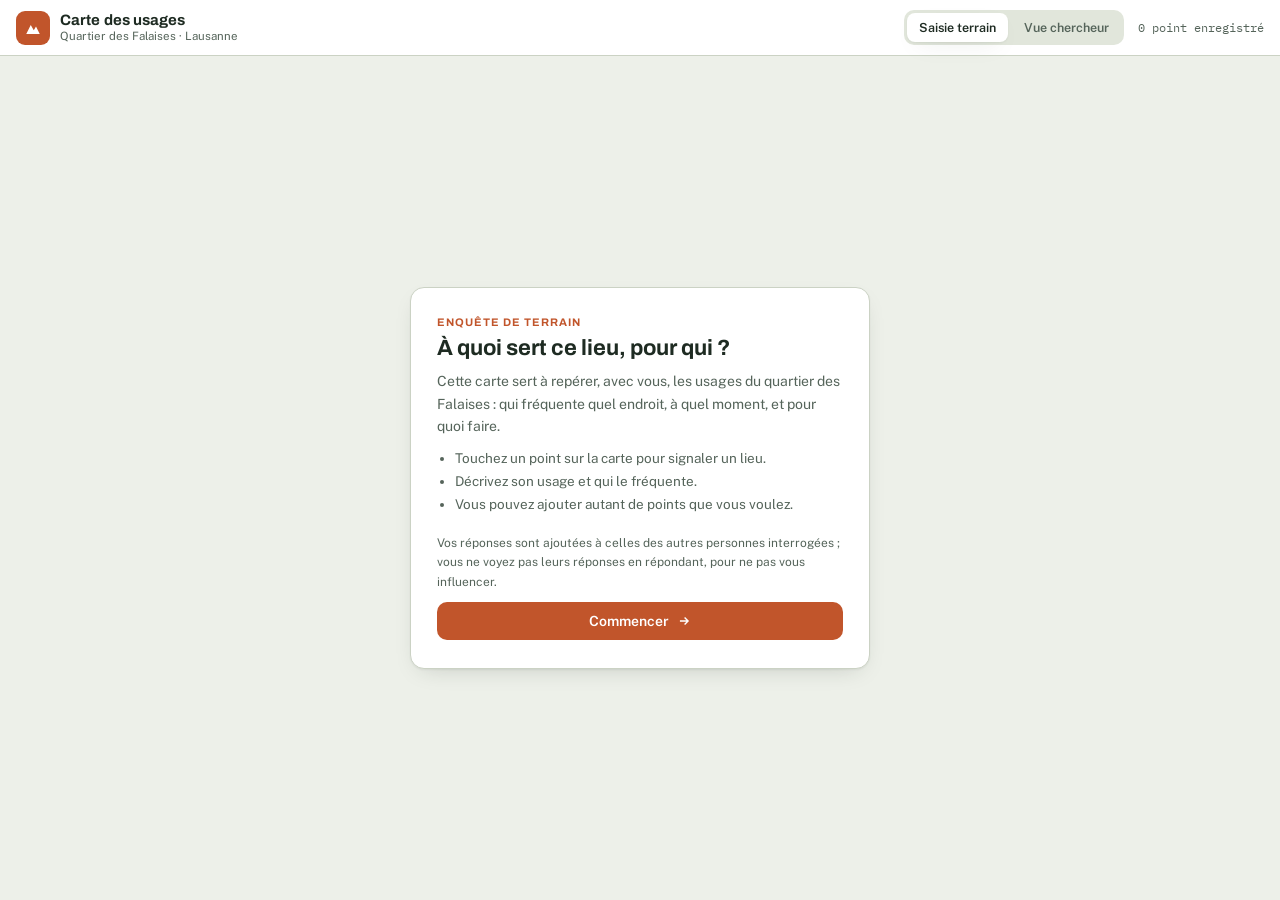
<file: carte-usages.html>
<title>Carte des usages des Falaises</title>
<meta charset="utf-8">
<meta name="viewport" content="width=device-width, initial-scale=1, viewport-fit=cover">
<link rel="preconnect" href="https://fonts.googleapis.com">
<link rel="stylesheet" href="https://fonts.googleapis.com/css2?family=Archivo:wght@500;600;700;800&family=Public+Sans:wght@400;500;600;700&family=IBM+Plex+Mono:wght@400;500&display=swap">
<style>
  :root{
    --bg:#EDF0E9; --surface:#FFFFFF; --surface-2:#E1E6DB;
    --ink-900:#1E2B22; --ink-600:#55645A; --ink-400:#8A968C;
    --line:#CBD2C4; --line-strong:#B4BDAB;
    --accent:#C1552B; --accent-strong:#9C4220; --accent-soft:#F3DCCB; --accent-ink:#FFFFFF;
    --shadow: 0 1px 2px rgba(30,43,34,.06), 0 8px 24px -12px rgba(30,43,34,.25);
    --radius: 14px;
    --u-commerce:#1D5FC7; --u-restauration:#D07C1B; --u-habitat:#8A3FBE; --u-bureaux:#0E8F82;
    --u-equipement:#B2264A; --u-espace_public:#1489AE; --u-espace_vert:#3F8F2E;
    --u-loisirs:#C13F8C; --u-friche:#9C5A2E; --u-autre:#6B6B63;
  }
  @media (prefers-color-scheme: dark){
    :root:not([data-theme="light"]){
      --bg:#121D17; --surface:#1A2620; --surface-2:#223229;
      --ink-900:#E9EEE5; --ink-600:#A7B4A0; --ink-400:#7C8B7F;
      --line:#33463A; --line-strong:#455A4B;
      --accent:#E7834C; --accent-strong:#F3A06B; --accent-soft:#3A2A1E; --accent-ink:#20140C;
      --shadow: 0 1px 2px rgba(0,0,0,.3), 0 8px 24px -12px rgba(0,0,0,.5);
    }
  }
  :root[data-theme="dark"]{
    --bg:#121D17; --surface:#1A2620; --surface-2:#223229;
    --ink-900:#E9EEE5; --ink-600:#A7B4A0; --ink-400:#7C8B7F;
    --line:#33463A; --line-strong:#455A4B;
    --accent:#E7834C; --accent-strong:#F3A06B; --accent-soft:#3A2A1E; --accent-ink:#20140C;
    --shadow: 0 1px 2px rgba(0,0,0,.3), 0 8px 24px -12px rgba(0,0,0,.5);
  }
  *{box-sizing:border-box;}
  html,body{height:100%;}
  body{
    margin:0; background:var(--bg); color:var(--ink-900);
    font-family:"Public Sans",system-ui,-apple-system,sans-serif;
    -webkit-font-smoothing:antialiased;
    display:flex; flex-direction:column;
  }
  #app{flex:1; display:flex; flex-direction:column; min-height:100vh;}
  h1,h2,h3{font-family:"Archivo",system-ui,sans-serif; text-wrap:balance; margin:0;}
  button{font-family:inherit; cursor:pointer;}
  :focus-visible{outline:2px solid var(--accent); outline-offset:2px;}
  .mono{font-family:"IBM Plex Mono",ui-monospace,monospace; font-variant-numeric:tabular-nums;}

  /* ---------- Topbar ---------- */
  .topbar{
    display:flex; align-items:center; gap:14px; padding:10px 16px;
    background:var(--surface); border-bottom:1px solid var(--line);
    position:sticky; top:0; z-index:40;
  }
  .brand{display:flex; align-items:center; gap:10px; min-width:0;}
  .brand-mark{
    width:34px; height:34px; flex:none; border-radius:9px;
    background:var(--accent); color:var(--accent-ink);
    display:flex; align-items:center; justify-content:center;
  }
  .brand-text{display:flex; flex-direction:column; line-height:1.15; min-width:0;}
  .brand-text strong{font-family:"Archivo"; font-weight:700; font-size:15px; letter-spacing:.1px;}
  .brand-text span{font-size:11.5px; color:var(--ink-600); white-space:nowrap; overflow:hidden; text-overflow:ellipsis;}
  .mode-switch{display:flex; gap:4px; background:var(--surface-2); padding:3px; border-radius:10px; margin-left:auto;}
  .mode-btn{
    border:none; background:transparent; color:var(--ink-600); font-weight:600; font-size:12.5px;
    padding:7px 12px; border-radius:8px; white-space:nowrap;
  }
  .mode-btn.active{background:var(--surface); color:var(--ink-900); box-shadow:var(--shadow);}
  .counter{font-size:11.5px; color:var(--ink-600); white-space:nowrap; display:none;}
  @media(min-width:720px){ .counter{display:block;} }

  /* ---------- Intro ---------- */
  .intro-wrap{flex:1; display:flex; align-items:center; justify-content:center; padding:28px 16px;}
  .intro-card{
    max-width:460px; background:var(--surface); border:1px solid var(--line);
    border-radius:var(--radius); padding:28px 26px; box-shadow:var(--shadow);
  }
  .intro-card .eyebrow{
    font-family:"Archivo"; font-weight:700; font-size:11px; letter-spacing:.09em; text-transform:uppercase;
    color:var(--accent); margin-bottom:8px;
  }
  .intro-card h1{font-size:22px; margin-bottom:10px;}
  .intro-card p{font-size:14px; line-height:1.6; color:var(--ink-600); margin:0 0 10px;}
  .intro-card ul{margin:0 0 18px; padding-left:18px; font-size:13.5px; line-height:1.7; color:var(--ink-600);}
  .btn{
    border:none; border-radius:10px; padding:11px 18px; font-weight:600; font-size:14px;
    display:inline-flex; align-items:center; gap:8px; justify-content:center;
  }
  .btn-primary{background:var(--accent); color:var(--accent-ink);}
  .btn-primary:hover{background:var(--accent-strong);}
  .btn-ghost{background:var(--surface-2); color:var(--ink-900);}
  .btn-ghost:hover{background:var(--line);}
  .btn-block{width:100%;}

  /* ---------- Map ---------- */
  .map-shell{flex:1; display:flex; flex-direction:column; min-height:0;}
  @media(min-width:900px){ .map-shell{flex-direction:row;} }
  .map-pane{position:relative; background:#DCE3D3; overflow:hidden; flex:1; min-height:280px;}
  .map-scale{position:relative; width:100%; height:100%; margin:0;}
  .map-scale svg{position:absolute; inset:0; width:100%; height:100%; display:block;}
  .map-hit{position:absolute; inset:0; cursor:crosshair;}
  .pin{
    position:absolute; width:26px; height:26px; margin-left:-13px; margin-top:-24px;
    display:flex; align-items:center; justify-content:center; pointer-events:none;
  }
  .pin svg{width:100%; height:100%; filter:drop-shadow(0 2px 3px rgba(0,0,0,.35));}
  .pin.draft{animation:drop .28s ease-out;}
  @keyframes drop{ from{transform:translateY(-14px); opacity:0;} to{transform:translateY(0); opacity:1;} }
  .map-hint{
    position:absolute; left:12px; top:12px; background:color-mix(in srgb, var(--surface) 92%, transparent);
    border:1px solid var(--line); border-radius:10px; padding:8px 12px; font-size:12.5px; color:var(--ink-600);
    max-width:min(320px,70%); box-shadow:var(--shadow);
  }
  .map-legend{
    position:absolute; right:12px; bottom:12px; background:color-mix(in srgb, var(--surface) 94%, transparent);
    border:1px solid var(--line); border-radius:10px; padding:10px 12px; font-size:11.5px;
    box-shadow:var(--shadow); max-width:190px; display:none;
  }
  @media(min-width:640px){ .map-legend{display:block;} }
  .legend-row{display:flex; align-items:center; gap:7px; padding:2px 0; color:var(--ink-600);}
  .legend-dot{width:9px; height:9px; border-radius:50%; flex:none;}

  /* ---------- Form sheet ---------- */
  .sheet{
    background:var(--surface); border-top:1px solid var(--line);
    position:fixed; left:0; right:0; bottom:0; z-index:50;
    max-height:78vh; overflow-y:auto; border-radius:16px 16px 0 0; box-shadow:0 -8px 30px -10px rgba(0,0,0,.3);
    transform:translateY(102%); transition:transform .22s ease;
    padding:16px 16px calc(16px + env(safe-area-inset-bottom));
  }
  .sheet.open{transform:translateY(0);}
  @media(min-width:900px){
    .sheet{position:static; transform:none; max-height:none; height:auto; flex:0 0 360px;
      border-radius:0; border-top:none; border-left:1px solid var(--line); box-shadow:none; overflow-y:auto;}
  }
  .sheet-empty{display:none; padding:24px 18px; color:var(--ink-600); font-size:13px; line-height:1.6;}
  @media(min-width:900px){ .sheet-empty{display:block;} }
  .sheet-grip{width:36px; height:4px; border-radius:2px; background:var(--line-strong); margin:0 auto 12px;}
  @media(min-width:900px){ .sheet-grip{display:none;} }
  .sheet h2{font-size:16px; margin-bottom:2px;}
  .sheet .sub{font-size:12px; color:var(--ink-600); margin-bottom:16px;}
  .field{margin-bottom:16px;}
  .field label{display:block; font-family:"Archivo"; font-weight:600; font-size:11px; letter-spacing:.06em;
    text-transform:uppercase; color:var(--ink-600); margin-bottom:8px;}
  .field .req{color:var(--accent);}
  .text-input, textarea{
    width:100%; border:1px solid var(--line); border-radius:9px; padding:9px 11px; font-size:14px;
    font-family:inherit; background:var(--bg); color:var(--ink-900);
  }
  textarea{min-height:70px; resize:vertical;}
  .chip-group{display:flex; flex-wrap:wrap; gap:7px;}
  .chip{
    border:1px solid var(--line); background:var(--surface); color:var(--ink-900);
    border-radius:999px; padding:7px 13px; font-size:12.5px; font-weight:500;
    display:inline-flex; align-items:center; gap:6px; line-height:1.2;
  }
  .chip .dot{width:8px; height:8px; border-radius:50%; flex:none;}
  .chip[aria-pressed="true"]{background:var(--accent-soft); border-color:var(--accent); color:var(--ink-900); font-weight:600;}
  .chip.usage[aria-pressed="true"]{color:#fff; border-color:transparent;}
  details.profil-group{border:1px solid var(--line); border-radius:10px; margin-bottom:8px; overflow:hidden;}
  details.profil-group summary{
    padding:9px 12px; font-size:12.5px; font-weight:600; color:var(--ink-900); list-style:none;
    display:flex; align-items:center; justify-content:space-between; background:var(--surface-2);
  }
  details.profil-group summary::-webkit-details-marker{display:none;}
  details.profil-group summary::after{content:"+"; color:var(--ink-600); font-size:15px;}
  details.profil-group[open] summary::after{content:"–";}
  details.profil-group .chip-group{padding:10px 12px;}
  .sheet-actions{display:flex; gap:10px; margin-top:6px; position:sticky; bottom:-16px; background:var(--surface); padding-top:6px;}

  /* ---------- Toast ---------- */
  #toast-root{position:fixed; left:50%; bottom:22px; transform:translateX(-50%); z-index:80; display:flex; flex-direction:column; gap:8px; pointer-events:none;}
  .toast{
    background:var(--ink-900); color:var(--bg); padding:10px 16px; border-radius:999px; font-size:13px; font-weight:600;
    box-shadow:var(--shadow); opacity:0; transform:translateY(8px); transition:opacity .2s, transform .2s;
  }
  .toast.show{opacity:1; transform:translateY(0);}

  /* ---------- Chercheur ---------- */
  .gate-wrap{flex:1; display:flex; align-items:center; justify-content:center; padding:28px 16px;}
  .research-shell{flex:1; display:flex; flex-direction:column; min-height:0;}
  .filters-bar{
    display:flex; flex-wrap:wrap; gap:8px; align-items:center; padding:12px 16px;
    background:var(--surface); border-bottom:1px solid var(--line);
  }
  .filter-pop{position:relative;}
  .filter-btn{
    border:1px solid var(--line); background:var(--surface); border-radius:9px; padding:7px 11px;
    font-size:12.5px; font-weight:600; color:var(--ink-900); display:flex; align-items:center; gap:6px;
  }
  .filter-btn .badge{background:var(--accent); color:var(--accent-ink); border-radius:999px; padding:1px 6px; font-size:10.5px;}
  .filter-menu{
    position:absolute; top:calc(100% + 6px); left:0; background:var(--surface); border:1px solid var(--line);
    border-radius:10px; padding:10px; box-shadow:var(--shadow); z-index:30; width:max-content; max-width:260px;
  }
  .filter-menu .chip-group{max-width:240px;}
  .reset-link{font-size:12px; color:var(--ink-600); text-decoration:underline; background:none; border:none; padding:4px;}
  .view-toggle{display:flex; gap:4px; background:var(--surface-2); padding:3px; border-radius:9px; margin-left:auto;}
  .view-toggle button{border:none; background:transparent; padding:6px 10px; border-radius:7px; font-size:12px; font-weight:600; color:var(--ink-600);}
  .view-toggle button.active{background:var(--surface); color:var(--ink-900);}
  .export-btn{margin-left:6px;}

  .stats-strip{display:flex; gap:18px; padding:12px 16px; overflow-x:auto; background:var(--surface); border-bottom:1px solid var(--line);}
  .stat-tile{flex:none; min-width:120px;}
  .stat-tile .n{font-family:"IBM Plex Mono"; font-size:20px; font-weight:500; font-variant-numeric:tabular-nums;}
  .stat-tile .lab{font-size:11px; color:var(--ink-600);}
  .bars{flex:1; min-width:260px;}
  .bar-row{display:grid; grid-template-columns:150px 1fr 34px; align-items:center; gap:8px; padding:3px 0;}
  .bar-row .lab{font-size:11.5px; color:var(--ink-600); white-space:nowrap; overflow:hidden; text-overflow:ellipsis;}
  .bar-track{height:8px; background:var(--surface-2); border-radius:4px; overflow:hidden;}
  .bar-fill{height:100%; border-radius:4px;}
  .bar-row .val{font-family:"IBM Plex Mono"; font-size:11.5px; text-align:right; color:var(--ink-900);}

  .research-body{flex:1; display:flex; flex-direction:column; min-height:0; overflow:hidden;}
  @media(min-width:980px){ .research-body{flex-direction:row;} }
  .research-map{position:relative; background:#DCE3D3; flex:0 0 300px; min-height:0;}
  @media(min-width:980px){ .research-map{flex:1;} }
  .research-map .map-scale{width:100%; height:100%;}
  .dot-pin{position:absolute; width:12px; height:12px; margin:-6px 0 0 -6px; border-radius:50%; border:2px solid #fff;
    box-shadow:0 1px 3px rgba(0,0,0,.4); cursor:pointer;}
  .list-pane{flex:1; overflow-y:auto; min-height:0; border-top:1px solid var(--line);}
  @media(min-width:980px){ .list-pane{flex:0 0 380px; border-top:none; border-left:1px solid var(--line);} }
  .entry-card{padding:13px 16px; border-bottom:1px solid var(--line);}
  .entry-card:target, .entry-card.highlight{background:var(--accent-soft);}
  .entry-top{display:flex; align-items:baseline; justify-content:space-between; gap:8px; margin-bottom:6px;}
  .entry-lieu{font-family:"Archivo"; font-weight:700; font-size:13.5px;}
  .entry-date{font-size:10.5px; color:var(--ink-400); font-family:"IBM Plex Mono"; white-space:nowrap;}
  .tag-row{display:flex; flex-wrap:wrap; gap:5px; margin-bottom:6px;}
  .tag{font-size:10.5px; padding:2px 8px; border-radius:999px; background:var(--surface-2); color:var(--ink-600); display:inline-flex; align-items:center; gap:4px;}
  .tag .dot{width:6px; height:6px; border-radius:50%;}
  .entry-note{font-size:12.5px; color:var(--ink-600); line-height:1.5; font-style:italic;}
  .empty-state{padding:40px 20px; text-align:center; color:var(--ink-600); font-size:13px;}

  .table-pane{flex:1; overflow:auto; padding:0 16px 16px; min-height:0;}
  table.data-table{width:100%; border-collapse:collapse; font-size:12px; min-width:760px;}
  table.data-table th{position:sticky; top:0; background:var(--surface); text-align:left; font-family:"Archivo"; font-weight:700;
    font-size:10.5px; letter-spacing:.05em; text-transform:uppercase; color:var(--ink-600); padding:8px 10px; border-bottom:2px solid var(--line);}
  table.data-table td{padding:8px 10px; border-bottom:1px solid var(--line); vertical-align:top; color:var(--ink-900);}
  table.data-table tr:hover td{background:var(--surface-2);}
  .visually-hidden{position:absolute; width:1px; height:1px; overflow:hidden; clip:rect(0,0,0,0); white-space:nowrap;}
</style>
<div id="app"></div>
<div id="toast-root"></div>
<script id="cu-data" type="application/json">{"entries":[]}</script>
<script id="app-script">
(function(){
  "use strict";

  var USAGES = [
    {key:'commerce',      label:'Commerce / boutique',                         color:'#1D5FC7'},
    {key:'restauration',  label:'Restauration / café',                         color:'#D07C1B'},
    {key:'habitat',       label:'Habitat / logement',                          color:'#8A3FBE'},
    {key:'bureaux',       label:'Bureaux / travail',                           color:'#0E8F82'},
    {key:'equipement',    label:'Équipement public (école, crèche, santé…)',   color:'#B2264A'},
    {key:'espace_public', label:'Espace public / rue / place',                 color:'#1489AE'},
    {key:'espace_vert',   label:'Espace vert / parc',                          color:'#3F8F2E'},
    {key:'loisirs',       label:'Loisirs / culture / sport',                   color:'#C13F8C'},
    {key:'friche',        label:'Friche / vacant / chantier',                  color:'#9C5A2E'},
    {key:'autre',         label:'Autre',                                       color:'#6B6B63'}
  ];

  var PROFIL_GROUPS = [
    {key:'age', label:"Tranche d'âge", options:[
      {key:'enfants', label:'Enfants (– 12 ans)'},
      {key:'ados', label:'Ados (12–17 ans)'},
      {key:'jeunes_adultes', label:'Jeunes adultes (18–25 ans)'},
      {key:'adultes', label:'Adultes (26–64 ans)'},
      {key:'seniors', label:'Seniors (65 ans et +)'}
    ]},
    {key:'lien', label:'Lien au quartier', options:[
      {key:'habitant', label:'Habitant·e'},
      {key:'travailleur', label:'Travailleur·se'},
      {key:'etudiant', label:'Élève / étudiant·e'},
      {key:'chuv', label:'Patient·e / visiteur CHUV'},
      {key:'passant', label:'Passant·e'},
      {key:'precarite', label:'Personne en situation de précarité'}
    ]},
    {key:'genre', label:'Genre observé', options:[
      {key:'femmes', label:'Femmes'},
      {key:'hommes', label:'Hommes'},
      {key:'mixte', label:'Mixte / non déterminé'}
    ]}
  ];

  var MOMENTS = [
    {key:'matin', label:'Matin'},
    {key:'journee', label:'Journée'},
    {key:'soir', label:'Soir / nuit'},
    {key:'semaine', label:'Semaine'},
    {key:'weekend', label:'Week-end'}
  ];

  function usageColor(key){ for(var i=0;i<USAGES.length;i++){ if(USAGES[i].key===key) return USAGES[i].color; } return '#6B6B63'; }
  function usageLabel(key){ for(var i=0;i<USAGES.length;i++){ if(USAGES[i].key===key) return USAGES[i].label; } return key; }
  function profilLabel(key){
    for(var g=0; g<PROFIL_GROUPS.length; g++){ var opts = PROFIL_GROUPS[g].options;
      for(var i=0;i<opts.length;i++){ if(opts[i].key===key) return opts[i].label; } }
    return key;
  }
  function momentLabel(key){ for(var i=0;i<MOMENTS.length;i++){ if(MOMENTS[i].key===key) return MOMENTS[i].label; } return key; }

  function uid(){ return Date.now().toString(36) + Math.random().toString(36).slice(2,8); }
  function esc(s){ return String(s==null?'':s).replace(/[&<>"']/g, function(c){
    return {'&':'&amp;','<':'&lt;','>':'&gt;','"':'&quot;',"'":'&#39;'}[c]; }); }
  function fmtDate(iso){
    try{ var d = new Date(iso);
      return d.toLocaleDateString('fr-CH',{day:'2-digit',month:'2-digit',year:'2-digit'}) + ' · ' +
             d.toLocaleTimeString('fr-CH',{hour:'2-digit',minute:'2-digit'});
    }catch(e){ return ''; }
  }

  /* ---------------- state ---------------- */
  var state = { entries: [] };
  var ui = {
    mode: 'saisie',                // 'saisie' | 'chercheur'
    introDismissed: false,
    draft: null,                   // {x,y,usages:[],age:[],lien:[],genre:[],moment:[]}
    sheetOpen: false,
    sessionPins: [],                // entries added THIS visit, shown locally only
    chercheurUnlocked: false,
    filters: { usages:[], age:[], lien:[], genre:[], moment:[] },
    openFilter: null,
    view: 'map',                   // 'map' | 'liste' | 'table'
    highlightId: null
  };

  try{
    var raw = document.getElementById('cu-data').textContent;
    var parsed = JSON.parse(raw || '{}');
    if(parsed && Array.isArray(parsed.entries)) state.entries = parsed.entries;
  }catch(e){ state.entries = []; }

  try{ ui.chercheurUnlocked = localStorage.getItem('cu_chercheur_ok') === '1'; }catch(e){}

  /* ---------------- SVG base map (schematic reconstruction, Falaises / CHUV, ~1:1000) ---------------- */
  var MAP_SVG = ''
    + '<svg viewBox="0 0 1000 700" preserveAspectRatio="xMidYMid slice" xmlns="http://www.w3.org/2000/svg" role="img" aria-label="Plan schématique du quartier des Falaises, Lausanne">'
    + '<defs>'
    +   '<pattern id="forestPat" width="46" height="46" patternUnits="userSpaceOnUse" patternTransform="rotate(12)">'
    +     '<rect width="46" height="46" fill="#B8CFA6"/>'
    +     '<circle cx="10" cy="12" r="8" fill="#9EBD86"/>'
    +     '<circle cx="30" cy="6" r="6.5" fill="#A9C794"/>'
    +     '<circle cx="24" cy="28" r="9" fill="#93B27C"/>'
    +     '<circle cx="42" cy="34" r="6" fill="#A9C794"/>'
    +   '</pattern>'
    + '</defs>'
    + '<rect x="0" y="0" width="1000" height="700" fill="#E7EADD"/>'
    + '<path d="M0,0 L400,0 C455,90 470,150 430,260 C395,355 330,410 250,470 C170,530 60,590 0,650 Z" fill="url(#forestPat)"/>'
    + '<path d="M760,40 C860,10 950,30 1000,10 L1000,220 C920,240 840,220 800,170 C765,128 745,80 760,40 Z" fill="url(#forestPat)" opacity="0.85"/>'
    + '<rect x="775" y="340" width="205" height="190" rx="10" fill="#CBE0B4"/>'
    + '<g stroke="#B9D19E" stroke-width="2">'
    +   '<line x1="775" y1="380" x2="980" y2="380"/><line x1="775" y1="420" x2="980" y2="420"/>'
    +   '<line x1="775" y1="460" x2="980" y2="460"/><line x1="775" y1="500" x2="980" y2="500"/>'
    + '</g>'
    + '<g fill="#CFCABD">'
    +   '<rect x="330" y="55" width="90" height="42" rx="3" transform="rotate(-38 375 76)"/>'
    +   '<rect x="290" y="150" width="70" height="120" rx="3"/>'
    +   '<rect x="150" y="330" width="95" height="45" rx="3" transform="rotate(-30 197 352)"/>'
    + '</g>'
    + '<g fill="#DED9CB">'
    +   '<rect x="330" y="55" width="90" height="6" transform="rotate(-38 375 76)"/>'
    + '</g>'
    + '<path d="M655,0 C600,95 552,175 540,270 C528,365 500,430 468,495 C438,558 460,600 452,700" fill="none" stroke="#B7BBAC" stroke-width="0"/>'
    + '<path d="M655,-10 C600,90 552,175 538,270 C525,365 496,428 463,494 C432,558 450,610 440,710" fill="none" stroke="#9FA69A" stroke-width="52" stroke-linecap="round"/>'
    + '<path d="M655,-10 C600,90 552,175 538,270 C525,365 496,428 463,494 C432,558 450,610 440,710" fill="none" stroke="#AEB4A6" stroke-width="46" stroke-linecap="round"/>'
    + '<path d="M655,-10 C600,90 552,175 538,270 C525,365 496,428 463,494 C432,558 450,610 440,710" fill="none" stroke="#E7EADD" stroke-width="2.5" stroke-dasharray="14 12" opacity="0.8"/>'
    + '<path d="M455,585 C540,560 640,555 760,590" fill="none" stroke="#AEB4A6" stroke-width="40" stroke-linecap="round"/>'
    + '<g fill="#fff" opacity="0.85">'
    +   '<rect x="470" y="562" width="10" height="26" transform="rotate(9 475 575)"/>'
    +   '<rect x="500" y="556" width="10" height="26" transform="rotate(6 505 569)"/>'
    +   '<rect x="530" y="553" width="10" height="26" transform="rotate(3 535 566)"/>'
    +   '<rect x="560" y="551" width="10" height="26"/>'
    + '</g>'
    + '<g fill="#C9CDBF">'
    +   '<rect x="375" y="60" width="58" height="86" rx="2"/><rect x="345" y="90" width="50" height="70" rx="2"/>'
    +   '<rect x="240" y="150" width="50" height="70" rx="2"/><rect x="130" y="290" width="55" height="76" rx="2"/>'
    + '</g>'
    + '<g transform="translate(560,150) rotate(-34)">'
    +   '<rect x="-120" y="-24" width="240" height="48" rx="4" fill="#948C7C"/>'
    +   '<rect x="-120" y="-24" width="240" height="10" fill="#7C7566"/>'
    +   '<line x1="-72" y1="-24" x2="-72" y2="24" stroke="#7C7566" stroke-width="2"/>'
    +   '<line x1="-24" y1="-24" x2="-24" y2="24" stroke="#7C7566" stroke-width="2"/>'
    +   '<line x1="24" y1="-24" x2="24" y2="24" stroke="#7C7566" stroke-width="2"/>'
    +   '<line x1="72" y1="-24" x2="72" y2="24" stroke="#7C7566" stroke-width="2"/>'
    +   '<rect x="-108" y="6" width="30" height="14" fill="#4E6B4A"/><rect x="-58" y="6" width="30" height="14" fill="#4E6B4A"/>'
    +   '<rect x="16" y="6" width="30" height="14" fill="#576B8C"/><rect x="66" y="6" width="30" height="14" fill="#576B8C"/>'
    + '</g>'
    + '<g transform="translate(486,270) rotate(-30)">'
    +   '<rect x="-108" y="-22" width="216" height="44" rx="4" fill="#9B937F"/>'
    +   '<rect x="-108" y="-22" width="216" height="9" fill="#837B69"/>'
    +   '<line x1="-64" y1="-22" x2="-64" y2="22" stroke="#837B69" stroke-width="2"/>'
    +   '<line x1="-20" y1="-22" x2="-20" y2="22" stroke="#837B69" stroke-width="2"/>'
    +   '<line x1="24" y1="-22" x2="24" y2="22" stroke="#837B69" stroke-width="2"/>'
    +   '<rect x="-96" y="4" width="26" height="13" fill="#4E6B4A"/><rect x="-52" y="4" width="26" height="13" fill="#4E6B4A"/>'
    +   '<rect x="14" y="4" width="26" height="13" fill="#576B8C"/>'
    + '</g>'
    + '<g transform="translate(414,388) rotate(-27)">'
    +   '<rect x="-100" y="-21" width="200" height="42" rx="4" fill="#A39B87"/>'
    +   '<rect x="-100" y="-21" width="200" height="9" fill="#8B8270"/>'
    +   '<line x1="-58" y1="-21" x2="-58" y2="21" stroke="#8B8270" stroke-width="2"/>'
    +   '<line x1="-16" y1="-21" x2="-16" y2="21" stroke="#8B8270" stroke-width="2"/>'
    +   '<line x1="26" y1="-21" x2="26" y2="21" stroke="#8B8270" stroke-width="2"/>'
    +   '<rect x="-88" y="3" width="24" height="12" fill="#4E6B4A"/><rect x="-46" y="3" width="24" height="12" fill="#4E6B4A"/>'
    + '</g>'
    + '<g transform="translate(346,486) rotate(-23)">'
    +   '<rect x="-92" y="-20" width="184" height="40" rx="4" fill="#ACA391"/>'
    +   '<rect x="-92" y="-20" width="184" height="8" fill="#948B78"/>'
    +   '<line x1="-52" y1="-20" x2="-52" y2="20" stroke="#948B78" stroke-width="2"/>'
    +   '<line x1="-12" y1="-20" x2="-12" y2="20" stroke="#948B78" stroke-width="2"/>'
    +   '<line x1="28" y1="-20" x2="28" y2="20" stroke="#948B78" stroke-width="2"/>'
    + '</g>'
    + '<g transform="translate(675,610)">'
    +   '<rect x="-95" y="-42" width="190" height="84" rx="6" fill="#5B6A61"/>'
    +   '<circle cx="-45" cy="-2" r="11" fill="#8FA79B"/><circle cx="10" cy="-2" r="11" fill="#8FA79B"/><circle cx="55" cy="-2" r="9" fill="#8FA79B"/>'
    + '</g>'
    + '<polygon points="438,628 458,640 458,662 438,674 418,662 418,640" fill="#C7CBBD" stroke="#AEB4A6" stroke-width="2"/>'
    + '<circle cx="438" cy="650" r="7" fill="#8FA79B"/>'
    + '<g>'
    +   '<rect x="565" y="675" width="150" height="40" fill="#8C9186"/>'
    +   '<rect x="730" y="668" width="220" height="48" fill="#7E877A"/>'
    +   '<circle cx="640" cy="695" r="7" fill="#B7BBAC"/><circle cx="680" cy="695" r="7" fill="#B7BBAC"/>'
    + '</g>'
    + '<g transform="translate(815,150)">'
    +   '<g fill="#C7D9B5" stroke="#AEC190" stroke-width="1.5">'
    +     '<rect x="-46" y="-6" width="26" height="20"/><rect x="-16" y="-6" width="26" height="20"/><rect x="14" y="-6" width="26" height="20"/>'
    +     '<rect x="-46" y="18" width="26" height="20"/><rect x="-16" y="18" width="26" height="20"/><rect x="14" y="18" width="26" height="20"/>'
    +   '</g>'
    +   '<polygon points="0,-38 -20,-20 20,-20" fill="#B2543A"/>'
    +   '<rect x="-16" y="-20" width="32" height="18" fill="#DCD3C4"/>'
    + '</g>'
    + '<text x="596" y="270" font-family="Public Sans" font-weight="600" font-size="13.5" fill="#4B564C" transform="rotate(-58 596 270)">Chemin des Falaises</text>'
    + '<text x="330" y="128" font-family="Public Sans" font-weight="700" font-size="13" fill="#3E4A3F">Immeubles Les Falaises</text>'
    + '<text x="330" y="144" font-family="Public Sans" font-size="10.5" fill="#63705F">(logements en terrasses)</text>'
    + '<text x="742" y="118" font-family="Public Sans" font-weight="600" font-size="11.5" fill="#4B564C">Jardins familiaux</text>'
    + '<text x="600" y="640" font-family="Public Sans" font-weight="700" font-size="12.5" fill="#F4F1E8">Vers station m2 · CHUV</text>'
    + '<text x="60" y="640" font-family="Public Sans" font-size="10.5" fill="#63705F" font-style="italic">Talus boisé</text>'
    + '<g transform="translate(44,40)" font-family="IBM Plex Mono">'
    +   '<circle cx="0" cy="0" r="15" fill="#F4F1E8" stroke="#B4BDAB"/>'
    +   '<path d="M0,-9 L4,3 L0,0 L-4,3 Z" fill="#C1552B"/>'
    +   '<text x="0" y="24" font-size="9" fill="#63705F" text-anchor="middle">N</text>'
    + '</g>'
    + '<g transform="translate(40,660)" font-family="IBM Plex Mono" font-size="9.5" fill="#4B564C">'
    +   '<line x1="0" y1="0" x2="90" y2="0" stroke="#4B564C" stroke-width="2"/>'
    +   '<line x1="0" y1="-4" x2="0" y2="4" stroke="#4B564C" stroke-width="2"/>'
    +   '<line x1="90" y1="-4" x2="90" y2="4" stroke="#4B564C" stroke-width="2"/>'
    +   '<text x="0" y="-8">≈ 50 m (schéma, non métré)</text>'
    + '</g>'
    + '</svg>';

  /* ---------------- pin icon ---------------- */
  function pinSvg(color){
    return '<svg viewBox="0 0 26 32" xmlns="http://www.w3.org/2000/svg">'
      + '<path d="M13 0C6 0 0 5.8 0 13c0 9.3 11 17.6 12.1 18.4a1.5 1.5 0 0 0 1.8 0C15 30.6 26 22.3 26 13 26 5.8 20 0 13 0z" fill="'+color+'"/>'
      + '<circle cx="13" cy="12.5" r="5" fill="#fff"/>'
      + '</svg>';
  }

  /* ---------------- toast ---------------- */
  function toast(msg){
    var root = document.getElementById('toast-root');
    var el = document.createElement('div');
    el.className = 'toast'; el.textContent = msg;
    root.appendChild(el);
    requestAnimationFrame(function(){ el.classList.add('show'); });
    setTimeout(function(){ el.classList.remove('show'); setTimeout(function(){ el.remove(); }, 250); }, 2600);
  }

  /* ---------------- chips helpers ---------------- */
  function chipHtml(kind, group, key, label, active, color){
    var dot = color ? '<span class="dot" style="background:'+color+'"></span>' : '';
    var style = (kind==='usage' && active) ? ' style="background:'+color+';border-color:'+color+'"' : '';
    return '<button type="button" class="chip'+(kind==='usage'?' usage':'')+'" aria-pressed="'+(active?'true':'false')+'"'+style+
      ' data-action="toggle-chip" data-kind="'+kind+'" data-group="'+group+'" data-key="'+key+'">'+dot+esc(label)+'</button>';
  }

  /* ================= RENDER: SAISIE ================= */
  function renderTopbar(){
    var count = state.entries.length;
    return '<div class="topbar">'
      + '<div class="brand"><span class="brand-mark">'
      +   '<svg width="18" height="18" viewBox="0 0 24 24" fill="none"><path d="M3 20 L9 8 L13 15 L16 10 L21 20 Z" fill="currentColor"/></svg>'
      + '</span><div class="brand-text"><strong>Carte des usages</strong><span>Quartier des Falaises · Lausanne</span></div></div>'
      + '<nav class="mode-switch" role="tablist" aria-label="Mode">'
      +   '<button type="button" class="mode-btn'+(ui.mode==='saisie'?' active':'')+'" data-action="set-mode" data-mode="saisie" role="tab" aria-selected="'+(ui.mode==='saisie')+'">Saisie terrain</button>'
      +   '<button type="button" class="mode-btn'+(ui.mode==='chercheur'?' active':'')+'" data-action="set-mode" data-mode="chercheur" role="tab" aria-selected="'+(ui.mode==='chercheur')+'">Vue chercheur</button>'
      + '</nav>'
      + '<div class="counter mono">'+count+' point'+(count>1?'s':'')+' enregistré'+(count>1?'s':'')+'</div>'
      + '</div>';
  }

  function renderIntro(){
    return '<div class="intro-wrap"><div class="intro-card">'
      + '<div class="eyebrow">Enquête de terrain</div>'
      + '<h1>À quoi sert ce lieu, pour qui ?</h1>'
      + '<p>Cette carte sert à repérer, avec vous, les usages du quartier des Falaises&nbsp;: qui fréquente quel endroit, à quel moment, et pour quoi faire.</p>'
      + '<ul><li>Touchez un point sur la carte pour signaler un lieu.</li>'
      +   '<li>Décrivez son usage et qui le fréquente.</li>'
      +   '<li>Vous pouvez ajouter autant de points que vous voulez.</li></ul>'
      + '<p style="font-size:12px;">Vos réponses sont ajoutées à celles des autres personnes interrogées ; vous ne voyez pas leurs réponses en répondant, pour ne pas vous influencer.</p>'
      + '<button type="button" class="btn btn-primary btn-block" data-action="dismiss-intro">Commencer <svg width="14" height="14" viewBox="0 0 24 24" fill="none" stroke="currentColor" stroke-width="2.4"><path d="M5 12h14M13 6l6 6-6 6"/></svg></button>'
      + '</div></div>';
  }

  function renderMapSvgAndPins(pins, hitEnabled, extraClass){
    var pinsHtml = pins.map(function(p){
      return '<div class="pin'+(extraClass?' '+extraClass:'')+'" style="left:'+p.x+'%; top:'+p.y+'%;">'+pinSvg(p.color)+'</div>';
    }).join('');
    return '<div class="map-scale">'
      + MAP_SVG
      + pinsHtml
      + (hitEnabled ? '<div class="map-hit" data-action="map-tap" aria-hidden="true"></div>' : '')
      + '</div>';
  }

  function renderSaisieMap(){
    var pins = ui.sessionPins.map(function(e){ return {x:e.x, y:e.y, color: e.usages[0]?usageColor(e.usages[0]):'#6B6B63'}; });
    if(ui.draft) pins.push({x:ui.draft.x, y:ui.draft.y, color:'#C1552B'});
    var legend = USAGES.slice(0,6).map(function(u){
      return '<div class="legend-row"><span class="legend-dot" style="background:'+u.color+'"></span>'+esc(u.label)+'</div>';
    }).join('');
    return '<div class="map-shell">'
      + '<div class="map-pane">'
      +   renderMapSvgAndPins(pins, true, 'draft')
      +   '<div class="map-hint">Touchez la carte pour signaler un lieu à documenter.</div>'
      +   '<div class="map-legend"><strong style="font-family:Archivo;font-size:11px;">Types d\'usage</strong>'+legend+'</div>'
      + '</div>'
      + renderFormSheet()
      + '</div>';
  }

  function renderFormSheet(){
    if(!ui.draft){
      return '<div class="sheet" aria-hidden="true"><div class="sheet-empty">Touchez un point sur la carte pour commencer à décrire un lieu.</div></div>';
    }
    var d = ui.draft;
    var usageChips = USAGES.map(function(u){
      return chipHtml('usage','usages',u.key,u.label, d.usages.indexOf(u.key)>=0, u.color);
    }).join('');
    var profilGroups = PROFIL_GROUPS.map(function(g){
      var chips = g.options.map(function(o){ return chipHtml('profil',g.key,o.key,o.label, d[g.key].indexOf(o.key)>=0); }).join('');
      var count = d[g.key].length;
      return '<details class="profil-group"><summary>'+esc(g.label)+(count?' · '+count:'')+'</summary><div class="chip-group">'+chips+'</div></details>';
    }).join('');
    var momentChips = MOMENTS.map(function(m){ return chipHtml('profil','moment',m.key,m.label, d.moment.indexOf(m.key)>=0); }).join('');

    return '<div class="sheet open" role="dialog" aria-label="Détails du point">'
      + '<div class="sheet-grip"></div>'
      + '<h2>Ce lieu</h2><div class="sub">Point ajouté · position ('+Math.round(d.x)+', '+Math.round(d.y)+')</div>'
      + '<div class="field"><label for="cu-lieu">Nom / repère (optionnel)</label>'
      +   '<input id="cu-lieu" class="text-input" type="text" placeholder="Ex. banc devant l\'entrée, boulangerie…" value="'+esc(d.lieu)+'"></div>'
      + '<div class="field"><label>Usage du lieu <span class="req">*</span></label><div class="chip-group">'+usageChips+'</div></div>'
      + '<div class="field"><label>Qui fréquente ce lieu ? (optionnel)</label>'+profilGroups+'</div>'
      + '<div class="field"><label>Moment observé (optionnel)</label><div class="chip-group">'+momentChips+'</div></div>'
      + '<div class="field"><label for="cu-note">Note / citation (optionnel)</label>'
      +   '<textarea id="cu-note" placeholder="Ce que la personne vous a dit, une observation…">'+esc(d.note)+'</textarea></div>'
      + '<div class="sheet-actions">'
      +   '<button type="button" class="btn btn-ghost" data-action="cancel-draft" style="flex:1;">Annuler</button>'
      +   '<button type="button" class="btn btn-primary" data-action="submit-entry" style="flex:2;">Enregistrer ce point</button>'
      + '</div></div>';
  }

  /* ================= RENDER: CHERCHEUR ================= */
  function renderGate(){
    return '<div class="gate-wrap"><div class="intro-card">'
      + '<div class="eyebrow">Vue chercheur</div>'
      + '<h1>Données de l\'enquête</h1>'
      + '<p>Cette vue affiche l\'ensemble des points déjà collectés, agrégés et filtrables par profil. Elle est réservée à l\'équipe d\'enquête — ne la montrez pas aux personnes interrogées avant qu\'elles aient répondu.</p>'
      + '<button type="button" class="btn btn-primary btn-block" data-action="unlock-chercheur">Afficher les données ('+state.entries.length+')</button>'
      + '</div></div>';
  }

  function matchesFilters(e){
    var f = ui.filters;
    function any(sel, val){ return sel.length===0 || val.some(function(v){ return sel.indexOf(v)>=0; }); }
    return any(f.usages, e.usages) && any(f.age, e.age) && any(f.lien, e.lien) && any(f.genre, e.genre) && any(f.moment, e.moment);
  }

  function renderFilterPop(group, label, options){
    var active = ui.filters[group] || [];
    var open = ui.openFilter === group;
    var chips = options.map(function(o){
      var lbl = o.label, key = o.key, color = o.color;
      return chipHtml(color?'usage':'profil', group, key, lbl, active.indexOf(key)>=0, color);
    }).join('');
    return '<div class="filter-pop">'
      + '<button type="button" class="filter-btn" data-action="toggle-filter-pop" data-group="'+group+'" aria-expanded="'+open+'">'+esc(label)
      +   (active.length ? '<span class="badge">'+active.length+'</span>' : '')
      +   '<svg width="11" height="11" viewBox="0 0 24 24" fill="none" stroke="currentColor" stroke-width="3"><path d="M6 9l6 6 6-6"/></svg></button>'
      + (open ? '<div class="filter-menu"><div class="chip-group">'+chips+'</div></div>' : '')
      + '</div>';
  }

  function renderStats(filtered){
    var total = state.entries.length, n = filtered.length;
    var counts = {};
    USAGES.forEach(function(u){ counts[u.key]=0; });
    filtered.forEach(function(e){ e.usages.forEach(function(k){ if(counts[k]!=null) counts[k]++; }); });
    var max = Math.max(1, Math.max.apply(null, USAGES.map(function(u){ return counts[u.key]; })));
    var bars = USAGES.map(function(u){
      var v = counts[u.key], pct = Math.round((v/max)*100);
      return '<div class="bar-row"><span class="lab">'+esc(u.label.split(' / ')[0])+'</span>'
        + '<span class="bar-track"><span class="bar-fill" style="width:'+pct+'%; background:'+u.color+'"></span></span>'
        + '<span class="val mono">'+v+'</span></div>';
    }).join('');
    return '<div class="stats-strip">'
      + '<div class="stat-tile"><div class="n mono">'+n+' / '+total+'</div><div class="lab">points affichés / total</div></div>'
      + '<div class="bars">'+bars+'</div>'
      + '</div>';
  }

  function renderEntryTags(e){
    var out = e.usages.map(function(k){ return '<span class="tag"><span class="dot" style="background:'+usageColor(k)+'"></span>'+esc(usageLabel(k).split(' / ')[0])+'</span>'; });
    ['age','lien','genre'].forEach(function(g){ e[g].forEach(function(k){ out.push('<span class="tag">'+esc(profilLabel(k))+'</span>'); }); });
    e.moment.forEach(function(k){ out.push('<span class="tag">'+esc(momentLabel(k))+'</span>'); });
    return out.join('');
  }

  function renderEntryCard(e){
    return '<div class="entry-card" id="entry-'+e.id+'">'
      + '<div class="entry-top"><span class="entry-lieu">'+esc(e.lieu || 'Point sans nom')+'</span><span class="entry-date mono">'+fmtDate(e.createdAt)+'</span></div>'
      + '<div class="tag-row">'+renderEntryTags(e)+'</div>'
      + (e.note ? '<div class="entry-note">« '+esc(e.note)+' »</div>' : '')
      + '</div>';
  }

  function renderResearchMap(filtered){
    var pins = filtered.map(function(e){ return {x:e.x, y:e.y, color: e.usages[0]?usageColor(e.usages[0]):'#6B6B63', id:e.id}; });
    var dots = pins.map(function(p){
      return '<div class="dot-pin" style="left:'+p.x+'%; top:'+p.y+'%; background:'+p.color+';" data-action="focus-entry" data-id="'+p.id+'" title="Voir le détail"></div>';
    }).join('');
    return '<div class="research-map"><div class="map-scale">'+MAP_SVG+dots+'</div></div>';
  }

  function renderResearchBody(){
    var filtered = state.entries.filter(matchesFilters).sort(function(a,b){ return b.createdAt.localeCompare(a.createdAt); });
    var listHtml = filtered.length
      ? filtered.map(renderEntryCard).join('')
      : '<div class="empty-state">Aucun point ne correspond à ces filtres.<br>'+(state.entries.length===0?'Aucune donnée collectée pour l\'instant.':'')+'</div>';

    var tableHtml = '';
    if(ui.view === 'table'){
      var rows = filtered.map(function(e){
        return '<tr><td>'+esc(e.lieu||'—')+'</td><td>'+e.usages.map(usageLabel).join(', ')+'</td>'
          + '<td>'+e.age.map(profilLabel).join(', ')+'</td><td>'+e.lien.map(profilLabel).join(', ')+'</td>'
          + '<td>'+e.genre.map(profilLabel).join(', ')+'</td><td>'+e.moment.map(momentLabel).join(', ')+'</td>'
          + '<td>'+esc(e.note||'')+'</td><td class="mono">'+fmtDate(e.createdAt)+'</td></tr>';
      }).join('');
      tableHtml = '<div class="table-pane"><table class="data-table"><thead><tr>'
        + '<th>Lieu</th><th>Usage(s)</th><th>Âge</th><th>Lien au quartier</th><th>Genre</th><th>Moment</th><th>Note</th><th>Date</th>'
        + '</tr></thead><tbody>'+(rows||'<tr><td colspan="8" class="empty-state">Aucune donnée.</td></tr>')+'</tbody></table></div>';
    }

    return '<div class="research-shell">'
      + '<div class="filters-bar">'
      +   renderFilterPop('usages','Usage', USAGES)
      +   renderFilterPop('age','Âge', PROFIL_GROUPS[0].options)
      +   renderFilterPop('lien','Lien au quartier', PROFIL_GROUPS[1].options)
      +   renderFilterPop('genre','Genre', PROFIL_GROUPS[2].options)
      +   renderFilterPop('moment','Moment', MOMENTS)
      +   '<button type="button" class="reset-link" data-action="reset-filters">Réinitialiser</button>'
      +   '<div class="view-toggle">'
      +     '<button type="button" class="'+(ui.view==='map'?'active':'')+'" data-action="set-view" data-view="map">Carte</button>'
      +     '<button type="button" class="'+(ui.view==='table'?'active':'')+'" data-action="set-view" data-view="table">Tableau</button>'
      +   '</div>'
      +   '<button type="button" class="btn btn-ghost export-btn" data-action="export-csv">Exporter CSV</button>'
      + '</div>'
      + renderStats(filtered)
      + (ui.view === 'table'
          ? tableHtml
          : '<div class="research-body">'+renderResearchMap(filtered)+'<div class="list-pane">'+listHtml+'</div></div>')
      + '</div>';
  }

  /* ================= ROOT RENDER ================= */
  function render(){
    var root = document.getElementById('app');
    var main;
    if(ui.mode === 'saisie'){
      main = !ui.introDismissed ? renderIntro() : renderSaisieMap();
    } else {
      main = ui.chercheurUnlocked ? renderResearchBody() : renderGate();
    }
    root.innerHTML = renderTopbar() + main;
  }

  /* ================= ACTIONS ================= */
  function newDraft(x,y){
    var d = {x:x, y:y, lieu:'', usages:[], age:[], lien:[], genre:[], moment:[], note:''};
    return d;
  }

  function onMapTap(evt){
    var rect = evt.currentTarget.getBoundingClientRect();
    var cx = (evt.touches && evt.touches[0]) ? evt.touches[0].clientX : evt.clientX;
    var cy = (evt.touches && evt.touches[0]) ? evt.touches[0].clientY : evt.clientY;
    var x = Math.max(1, Math.min(99, ((cx - rect.left) / rect.width) * 100));
    var y = Math.max(1, Math.min(99, ((cy - rect.top) / rect.height) * 100));
    ui.draft = newDraft(x,y);
    render();
  }

  function readCurrentDraftFields(){
    if(!ui.draft) return;
    var lieuEl = document.getElementById('cu-lieu');
    var noteEl = document.getElementById('cu-note');
    if(lieuEl) ui.draft.lieu = lieuEl.value;
    if(noteEl) ui.draft.note = noteEl.value;
  }

  function submitEntry(){
    readCurrentDraftFields();
    var d = ui.draft;
    if(!d || d.usages.length===0){
      toast('Choisissez au moins un usage.');
      return;
    }
    var entry = {
      id: uid(), x:d.x, y:d.y, lieu:d.lieu.trim(), usages:d.usages.slice(),
      age:d.age.slice(), lien:d.lien.slice(), genre:d.genre.slice(), moment:d.moment.slice(),
      note:d.note.trim(), createdAt: new Date().toISOString()
    };
    stashPending(entry);
    var newEntries = state.entries.concat([entry]);
    publishEntries(newEntries, function ok(){
      state.entries = newEntries;
      ui.sessionPins.push(entry);
      ui.draft = null;
      clearPending(entry.id);
      toast('Point enregistré ✓');
      render();
    }, function fail(){
      ui.draft = null;
      toast('Enregistrement en attente de synchronisation…');
      render();
    });
  }

  function cancelDraft(){ ui.draft = null; render(); }

  function toggleChip(kind, group, key){
    var target = ui.mode==='saisie' ? ui.draft : ui.filters;
    if(!target) return;
    var arr = target[group];
    var i = arr.indexOf(key);
    if(i>=0) arr.splice(i,1); else arr.push(key);
    render();
  }

  /* ---- persistence: publish via artifact capability, with session-storage stash for conflict-safe retry ---- */
  function stashPending(entry){
    try{
      var arr = JSON.parse(sessionStorage.getItem('cu_pending')||'[]');
      arr.push(entry);
      sessionStorage.setItem('cu_pending', JSON.stringify(arr));
    }catch(e){}
  }
  function clearPending(id){
    try{
      var arr = JSON.parse(sessionStorage.getItem('cu_pending')||'[]').filter(function(e){ return e.id!==id; });
      sessionStorage.setItem('cu_pending', JSON.stringify(arr));
    }catch(e){}
  }
  function readPending(){
    try{ return JSON.parse(sessionStorage.getItem('cu_pending')||'[]'); }catch(e){ return []; }
  }

  function buildFullDocument(entries){
    var headHTML = document.head.innerHTML;
    var scriptHTML = document.getElementById('app-script').outerHTML;
    var dataHTML = '<script id="cu-data" type="application/json">'
      + JSON.stringify({entries:entries}).replace(/</g,'\\u003c') + '<' + '/script>';
    return '<!doctype html>\n<html lang="fr">\n<head>' + headHTML + '</head>\n<body>'
      + '<div id="app"></div><div id="toast-root"></div>' + dataHTML + scriptHTML
      + '</body>\n</html>';
  }

  var publishing = false;
  function publishEntries(entries, onSuccess, onFail){
    if(publishing){ onFail && onFail(); return; }
    publishing = true;
    if(!window.claude || !window.claude.use){ publishing=false; onFail && onFail(); return; }
    window.claude.use('artifact').then(function(artifact){
      if(!artifact){ publishing=false; onFail && onFail(); return; }
      var html = buildFullDocument(entries);
      artifact.publish(html).then(function(){
        publishing = false;
        onSuccess && onSuccess();
      }).catch(function(err){
        publishing = false;
        onFail && onFail(err);
      });
    }).catch(function(){ publishing=false; onFail && onFail(); });
  }

  function reconcilePendingOnLoad(){
    var pending = readPending();
    if(!pending.length) return;
    var missing = pending.filter(function(p){ return !state.entries.some(function(e){ return e.id===p.id; }); });
    if(!missing.length){ try{ sessionStorage.removeItem('cu_pending'); }catch(e){} return; }
    var newEntries = state.entries.concat(missing);
    publishEntries(newEntries, function(){
      state.entries = newEntries;
      missing.forEach(function(m){ clearPending(m.id); });
      render();
    }, function(){ /* stays pending; user can keep working, will retry next load */ });
  }

  /* ---- chercheur ---- */
  function unlockChercheur(){
    ui.chercheurUnlocked = true;
    try{ localStorage.setItem('cu_chercheur_ok','1'); }catch(e){}
    render();
  }
  function resetFilters(){ ui.filters = {usages:[],age:[],lien:[],genre:[],moment:[]}; render(); }
  function setView(v){ ui.view = v; render(); }

  function exportCSV(){
    var cols = ['lieu','usages','age','lien','genre','moment','note','date'];
    var lines = [cols.join(';')];
    var filtered = state.entries.filter(matchesFilters);
    filtered.forEach(function(e){
      var row = [
        e.lieu, e.usages.map(usageLabel).join(' / '), e.age.map(profilLabel).join(' / '),
        e.lien.map(profilLabel).join(' / '), e.genre.map(profilLabel).join(' / '),
        e.moment.map(momentLabel).join(' / '), e.note, fmtDate(e.createdAt)
      ].map(function(v){ return '"'+String(v||'').replace(/"/g,'""')+'"'; });
      lines.push(row.join(';'));
    });
    var csv = '﻿' + lines.join('\r\n');
    if(!window.claude || !window.claude.use){ toast('Export indisponible dans cette vue.'); return; }
    window.claude.use('downloads').then(function(dl){
      if(!dl){ toast('Export indisponible dans cette vue.'); return; }
      dl.save({filename:'carte-usages-falaises.csv', data:csv}).catch(function(err){
        if(err && (err.code==='extension_not_enabled' || err.code==='rejected_extension')){
          dl.save({filename:'carte-usages-falaises.txt', data:csv}).then(function(){
            toast('Exporté en .txt — renommez en .csv pour Excel');
          }).catch(function(){ toast('Export refusé.'); });
        } else if(err && err.code==='declined'){
          /* user cancelled, no toast needed */
        } else {
          toast('Export impossible ici.');
        }
      });
    });
  }

  /* ================= EVENT DELEGATION ================= */
  document.addEventListener('DOMContentLoaded', function(){
    reconcilePendingOnLoad();
    render();

    document.getElementById('app').addEventListener('click', function(evt){
      var el = evt.target.closest('[data-action]');
      if(!el) return;
      var action = el.getAttribute('data-action');
      if(action==='map-tap'){ onMapTap(evt); return; }
      if(action==='dismiss-intro'){ ui.introDismissed = true; render(); return; }
      if(action==='set-mode'){ ui.mode = el.getAttribute('data-mode'); ui.openFilter=null; render(); return; }
      if(action==='submit-entry'){ submitEntry(); return; }
      if(action==='cancel-draft'){ cancelDraft(); return; }
      if(action==='toggle-chip'){ toggleChip(el.getAttribute('data-kind'), el.getAttribute('data-group'), el.getAttribute('data-key')); return; }
      if(action==='unlock-chercheur'){ unlockChercheur(); return; }
      if(action==='toggle-filter-pop'){
        var g = el.getAttribute('data-group');
        ui.openFilter = (ui.openFilter===g) ? null : g;
        render(); return;
      }
      if(action==='reset-filters'){ resetFilters(); return; }
      if(action==='set-view'){ setView(el.getAttribute('data-view')); return; }
      if(action==='export-csv'){ exportCSV(); return; }
      if(action==='focus-entry'){
        var id = el.getAttribute('data-id');
        var card = document.getElementById('entry-'+id);
        if(card){ card.scrollIntoView({behavior:'smooth', block:'center'}); card.classList.add('highlight');
          setTimeout(function(){ card.classList.remove('highlight'); }, 1600); }
        return;
      }
    });

    document.addEventListener('click', function(evt){
      if(ui.openFilter && !evt.target.closest('.filter-pop')){ ui.openFilter=null; render(); }
    });
  });
})();
</script>
</file>
